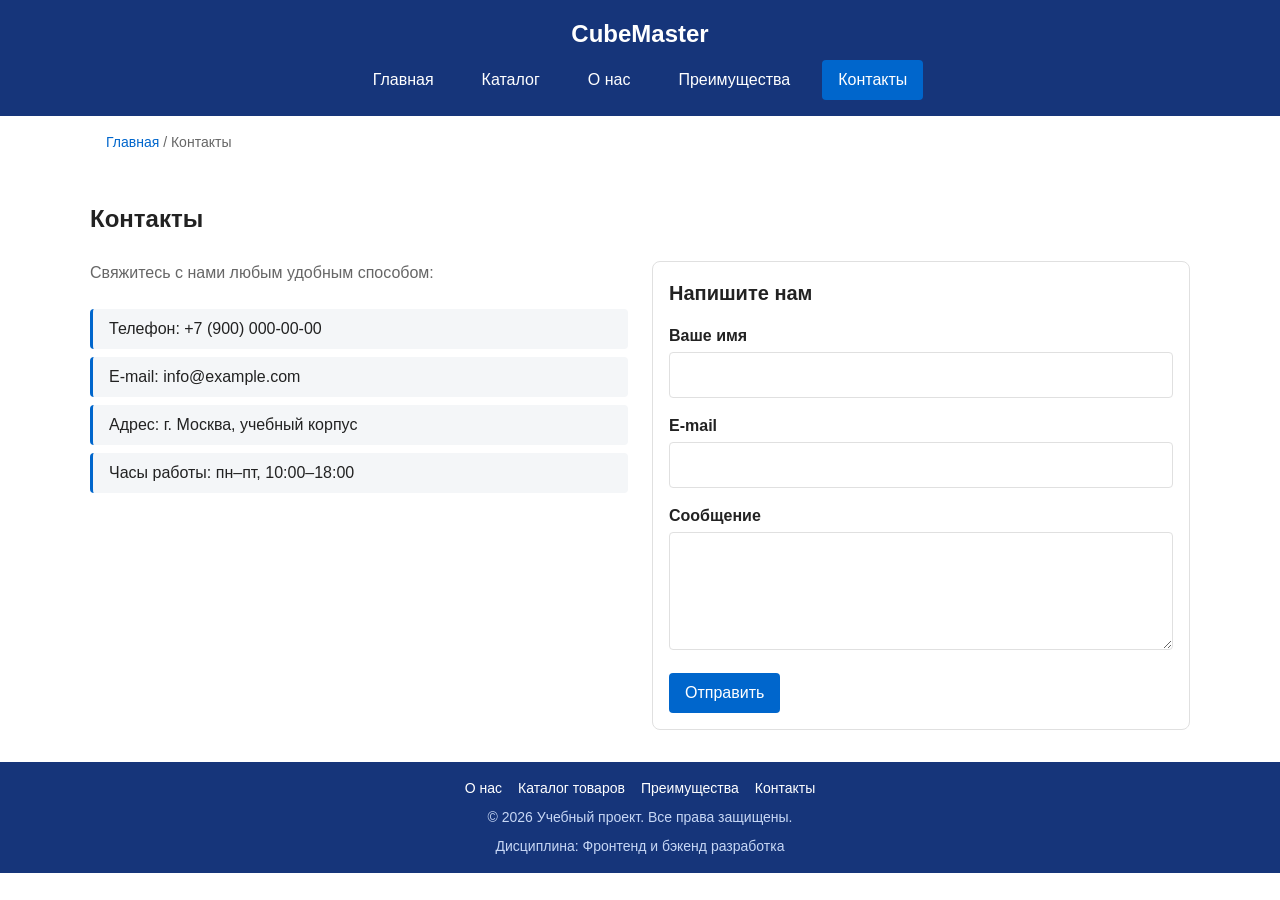
<file: contacts.html>
<!DOCTYPE html>
<html lang="ru">
<head>
  <meta charset="UTF-8">
  <meta name="viewport" content="width=device-width, initial-scale=1.0">
  <meta name="description" content="Контакты и форма обратной связи магазина кубиков Рубика.">
  <title>Контакты — CubeMaster</title>
  <link rel="stylesheet" href="css/style.css">
</head>
<body>
  <header class="site-header">
    <div class="site-header__inner">
      <a class="site-header__logo" href="index.html">CubeMaster</a>
      <nav class="site-nav" aria-label="Основная навигация">
        <ul class="site-nav__list">
          <li class="site-nav__item"><a class="site-nav__link" href="index.html">Главная</a></li>
          <li class="site-nav__item"><a class="site-nav__link" href="catalog.html">Каталог</a></li>
          <li class="site-nav__item"><a class="site-nav__link" href="index.html#about">О нас</a></li>
          <li class="site-nav__item"><a class="site-nav__link" href="index.html#advantages">Преимущества</a></li>
          <li class="site-nav__item"><a class="site-nav__link site-nav__link--active" href="contacts.html">Контакты</a></li>
        </ul>
      </nav>
    </div>
  </header>

  <main>
    <nav class="breadcrumbs" aria-label="Хлебные крошки">
      <a class="breadcrumbs__link" href="index.html">Главная</a>
      <span class="breadcrumbs__current">Контакты</span>
    </nav>

    <section class="section" id="contacts">
      <div class="section__inner">
        <h1 class="section__title">Контакты</h1>
        <div class="contacts-layout">
          <div class="contacts-info">
            <p class="section__text">Свяжитесь с нами любым удобным способом:</p>
            <ul class="contacts-list">
              <li class="contacts-list__item">Телефон: +7 (900) 000-00-00</li>
              <li class="contacts-list__item">E-mail: info@example.com</li>
              <li class="contacts-list__item">Адрес: г. Москва, учебный корпус</li>
              <li class="contacts-list__item">Часы работы: пн–пт, 10:00–18:00</li>
            </ul>
          </div>

          <form class="contact-form" action="#" method="post">
            <h2 class="contact-form__title">Напишите нам</h2>
            <div class="contact-form__field">
              <label class="contact-form__label" for="contact-name">Ваше имя</label>
              <input class="contact-form__input" id="contact-name" name="name" type="text" required>
            </div>
            <div class="contact-form__field">
              <label class="contact-form__label" for="contact-email">E-mail</label>
              <input class="contact-form__input" id="contact-email" name="email" type="email" required>
            </div>
            <div class="contact-form__field">
              <label class="contact-form__label" for="contact-message">Сообщение</label>
              <textarea class="contact-form__input contact-form__textarea" id="contact-message" name="message" rows="4" required></textarea>
            </div>
            <button class="button button--primary" type="submit">Отправить</button>
          </form>
        </div>
      </div>
    </section>
  </main>

  <footer class="site-footer">
    <div class="site-footer__inner">
      <nav class="site-footer__nav" aria-label="Служебная навигация">
        <a class="site-footer__link" href="index.html#about">О нас</a>
        <a class="site-footer__link" href="index.html#catalog">Каталог товаров</a>
        <a class="site-footer__link" href="index.html#advantages">Преимущества</a>
        <a class="site-footer__link" href="contacts.html#contacts">Контакты</a>
      </nav>
      <p class="site-footer__text">&copy; 2026 Учебный проект. Все права защищены.</p>
      <p class="site-footer__text">Дисциплина: Фронтенд и бэкенд разработка</p>
    </div>
  </footer>
</body>
</html>
</file>
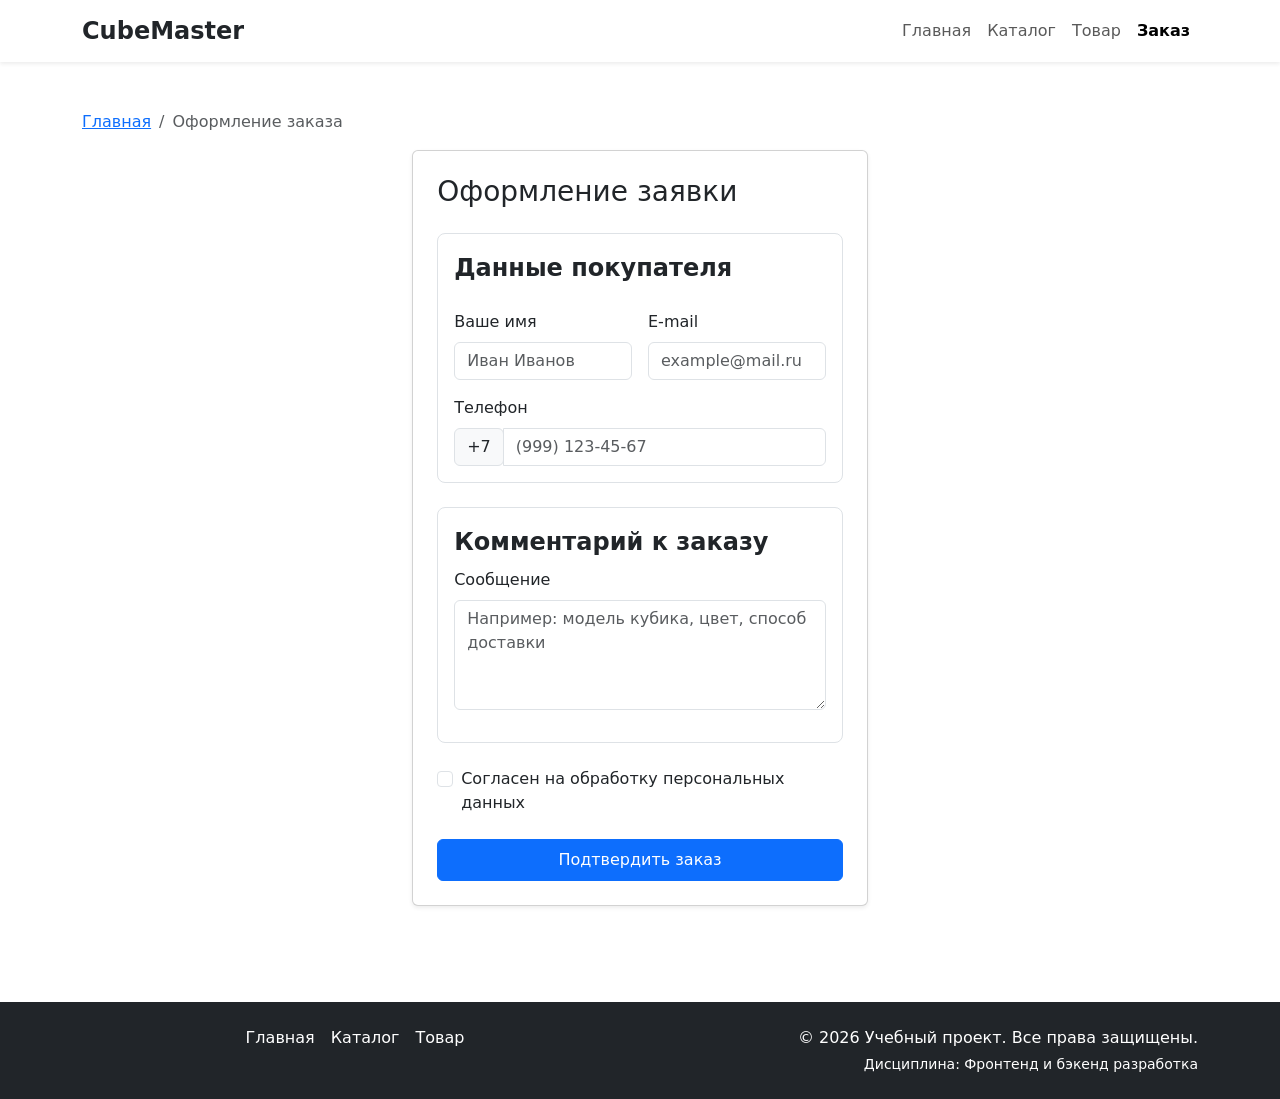
<file: order.html>
<!DOCTYPE html>
<html lang="ru">
<head>
  <meta charset="UTF-8">
  <meta name="viewport" content="width=device-width, initial-scale=1.0">
  <meta name="description" content="Оформление заявки на покупку кубика Рубика.">
  <title>Оформление заказа — CubeMaster</title>
  <link href="https://cdn.jsdelivr.net/npm/bootstrap@5.3.2/dist/css/bootstrap.min.css" rel="stylesheet">
  <link rel="stylesheet" href="css/custom.css">
</head>
<body>
  <nav class="navbar navbar-expand-lg navbar-light bg-white sticky-top shadow-sm">
    <div class="container">
      <a class="navbar-brand fw-bold fs-4 text-dark text-decoration-none" href="index.html">CubeMaster</a>
      <button class="navbar-toggler" type="button" data-bs-toggle="collapse" data-bs-target="#mainNavbar" aria-controls="mainNavbar" aria-expanded="false" aria-label="Переключить навигацию">
        <span class="navbar-toggler-icon"></span>
      </button>
      <div class="collapse navbar-collapse" id="mainNavbar">
        <ul class="navbar-nav ms-auto mb-2 mb-lg-0">
          <li class="nav-item"><a class="nav-link" href="index.html">Главная</a></li>
          <li class="nav-item"><a class="nav-link" href="catalog.html">Каталог</a></li>
          <li class="nav-item"><a class="nav-link" href="product.html">Товар</a></li>
          <li class="nav-item"><a class="nav-link active" href="order.html">Заказ</a></li>
        </ul>
      </div>
    </div>
  </nav>

  <main class="container py-5">
    <nav aria-label="Хлебные крошки">
      <ol class="breadcrumb">
        <li class="breadcrumb-item"><a href="index.html">Главная</a></li>
        <li class="breadcrumb-item active">Оформление заказа</li>
      </ol>
    </nav>

    <div class="row g-3 justify-content-center">
      <div class="col-12 col-md-6 col-lg-5">
        <div class="card shadow-sm">
          <div class="card-body p-4">
            <h1 class="h3 mb-4">Оформление заявки</h1>
            <form id="orderForm" novalidate>
              <fieldset class="mb-4 border p-3 rounded-3">
                <legend class="w-auto fw-bold">Данные покупателя</legend>
                <div class="row g-3">
                  <div class="col-12 col-md-6">
                    <label class="form-label">Ваше имя</label>
                    <input type="text" class="form-control" id="order-name" name="name" placeholder="Иван Иванов" required>
                    <div class="invalid-feedback">Пожалуйста, введите ваше имя.</div>
                  </div>
                  <div class="col-12 col-md-6">
                    <label class="form-label">E-mail</label>
                    <input type="email" class="form-control" id="order-email" name="email" placeholder="example@mail.ru" required>
                    <div class="invalid-feedback">Пожалуйста, введите корректный e-mail.</div>
                  </div>
                  <div class="col-12">
                    <label class="form-label">Телефон</label>
                    <div class="input-group has-validation">
                      <span class="input-group-text">+7</span>
                      <input type="tel" class="form-control" id="order-phone" name="phone" placeholder="(999) 123-45-67" required>
                    </div>
                    <div class="invalid-feedback">Пожалуйста, введите номер телефона.</div>
                  </div>
                </div>
              </fieldset>

              <fieldset class="mb-4 border p-3 rounded-3">
                <legend class="w-auto fw-bold">Комментарий к заказу</legend>
                <div class="mb-3">
                  <label class="form-label">Сообщение</label>
                  <textarea class="form-control" id="order-comment" name="comment" rows="4" placeholder="Например: модель кубика, цвет, способ доставки"></textarea>
                </div>
              </fieldset>

              <div class="mb-4 form-check">
                <input type="checkbox" class="form-check-input" id="order-agree" name="agree" required>
                <label class="form-check-label" for="order-agree">Согласен на обработку персональных данных</label>
                <div class="invalid-feedback">Необходимо дать согласие на обработку персональных данных.</div>
              </div>

              <button class="btn btn-primary w-100 py-2" type="submit">Подтвердить заказ</button>
            </form>
          </div>
        </div>
      </div>
    </div>
  </main>

  <footer class="bg-dark text-white py-4 mt-5">
    <div class="container">
      <div class="row">
        <div class="col-12 col-md-6">
          <nav class="d-flex flex-wrap justify-content-center gap-3">
            <a class="text-white text-decoration-none" href="index.html">Главная</a>
            <a class="text-white text-decoration-none" href="catalog.html">Каталог</a>
            <a class="text-white text-decoration-none" href="product.html">Товар</a>
          </nav>
        </div>
        <div class="col-12 col-md-6 text-end">
          <p class="mb-1">&copy; 2026 Учебный проект. Все права защищены.</p>
          <p class="mb-0 small">Дисциплина: Фронтенд и бэкенд разработка</p>
        </div>
      </div>
    </div>
  </footer>

  <script src="https://cdn.jsdelivr.net/npm/bootstrap@5.3.2/dist/js/bootstrap.bundle.min.js"></script>
  <script>
    (function () {
      'use strict'
      var forms = document.querySelectorAll('.needs-validation, #orderForm')
      Array.prototype.slice.call(forms).forEach(function (form) {
        form.addEventListener('submit', function (event) {
          if (!form.checkValidity()) {
            event.preventDefault()
            event.stopPropagation()
          }
          form.classList.add('was-validated')
        }, false)
      })
    })()
  </script>
</body>
</html>
</file>
<file: css/style.css>
/* ==========================================
   1. Design Tokens & Root Variables
   ========================================== */
:root {
  --color-primary: #0066cc;
  --color-primary-dark: #004b99;
  --color-danger: #d9534f;
  --color-text: #222222;
  --color-muted: #666666;
  --color-bg: #ffffff;
  --color-surface: #f4f6f8;
  --color-border: #e0e0e0;
  --color-white: #ffffff;
  --color-dark: #16357a;
  --color-on-dark: #c7d7f5;

  --space-xs: 4px;
  --space-sm: 8px;
  --space-md: 16px;
  --space-lg: 24px;
  --space-xl: 32px;

  --radius-sm: 4px;
  --radius-md: 8px;
  --radius-lg: 12px;

  --container-width: 1100px;
}

/* ==========================================
   2. Base Styles
   ========================================== */
*,
*::before,
*::after {
  box-sizing: border-box;
}

body {
  margin: 0;
  font-family: -apple-system, BlinkMacSystemFont, "Segoe UI", Roboto, Arial, sans-serif;
  color: var(--color-text);
  background-color: var(--color-bg);
  line-height: 1.5;
}

html {
  scroll-behavior: smooth;
}

/* ==========================================
   3. Block: site-header
   ========================================== */
.site-header {
  position: sticky;
  top: 0;
  z-index: 100;
  background-color: var(--color-dark);
  border-bottom: none;
}

.site-header__inner {
  max-width: var(--container-width);
  margin: 0 auto;
  padding: var(--space-md);
  display: flex;
  flex-direction: column;
  align-items: center;
}

.site-header__logo {
  font-size: 24px;
  font-weight: 700;
  color: var(--color-white);
  text-decoration: none;
}

/* ==========================================
   4. Block: site-nav
   ========================================== */
.site-nav__list {
  display: flex;
  flex-wrap: wrap;
  justify-content: center;
  align-items: center;
  gap: var(--space-md);
  padding: 0;
  margin: var(--space-sm) 0 0;
  list-style: none;
}

.site-nav__link {
  display: inline-block;
  padding: var(--space-sm) var(--space-md);
  color: var(--color-white);
  text-decoration: none;
  border-radius: var(--radius-sm);
  transition: background-color 0.2s, color 0.2s;
}

.site-nav__link:hover {
  color: var(--color-white);
  background-color: var(--color-primary);
}

.site-nav__link:focus-visible {
  outline: 2px solid var(--color-white);
  outline-offset: 3px;
}

.site-nav__link--active {
  color: var(--color-white);
  background-color: var(--color-primary);
}

/* ==========================================
   5. Block: breadcrumbs
   ========================================== */
.breadcrumbs {
  max-width: var(--container-width);
  margin: var(--space-md) auto;
  padding: 0 var(--space-md);
  font-size: 14px;
  color: var(--color-muted);
}

.breadcrumbs__link {
  color: var(--color-primary);
  text-decoration: none;
}

.breadcrumbs__link:hover {
  text-decoration: underline;
}

.breadcrumbs__current::before {
  content: " / ";
  color: var(--color-muted);
}

/* ==========================================
   6. Block: hero & section
   ========================================== */
.hero {
  display: flex;
  flex-direction: column;
  min-height: 600px;
  background-color: var(--color-dark);
  background-image: linear-gradient(rgba(22, 53, 122, 0.75), rgba(22, 53, 122, 0.75)),
    url("https://avatars.mds.yandex.net/get-mpic/1045304/img_id1937156877717698228.jpeg/orig");
  background-size: cover;
  background-position: center;
  background-repeat: no-repeat;
  color: var(--color-white);
  text-align: center;
}

.hero__inner {
  flex: 1;
  display: flex;
  flex-direction: column;
  justify-content: center;
  align-items: center;
  max-width: 600px;
  margin: 0 auto;
  padding: var(--space-xl) var(--space-md);
}

.hero__title {
  margin-top: 0;
  font-size: 32px;
}

.hero__subtitle {
  color: var(--color-on-dark);
  margin-bottom: var(--space-lg);
}

.section {
  padding: var(--space-xl) var(--space-md);
}

.section__inner {
  max-width: var(--container-width);
  margin: 0 auto;
}

.section__title {
  margin-top: 0;
  margin-bottom: var(--space-lg);
}

/* ==========================================
   7. Block: products-grid & product-card
   ========================================== */
.products-grid {
  display: grid;
  grid-template-columns: repeat(3, 1fr);
  gap: var(--space-lg);
}

.product-card {
  display: flex;
  flex-direction: column;
  gap: var(--space-sm);
  padding: var(--space-md);
  border: 1px solid var(--color-border);
  border-radius: var(--radius-md);
  background-color: var(--color-bg);
  transition: border-color 0.2s;
}

.product-card:hover {
  border-color: var(--color-primary);
}

.product-card--featured {
  border-color: var(--color-primary);
}

.product-card--discount {
  border-color: var(--color-danger);
}

.product-card__title {
  margin: 0;
  font-size: 18px;
  color: var(--color-text);
}

.product-card__description {
  margin: 0;
  color: var(--color-muted);
}

.product-card__price {
  margin: 0;
  font-weight: 700;
}

.product-card--discount .product-card__price {
  color: var(--color-danger);
}

/* ==========================================
   8. Block: catalog-layout & catalog-filters
   ========================================== */
.catalog-layout {
  max-width: var(--container-width);
  margin: 0 auto var(--space-xl);
  padding: 0 var(--space-md);
  display: grid;
  grid-template-columns: 260px 1fr;
  grid-template-areas: "filters products";
  gap: var(--space-lg);
}

.catalog-filters {
  grid-area: filters;
  padding: var(--space-md);
  border: 1px solid var(--color-border);
  border-radius: var(--radius-md);
  background-color: var(--color-surface);
}

.catalog-products {
  grid-area: products;
}

.filters-form {
  display: grid;
  gap: var(--space-md);
}

.filters-form__group {
  margin: 0;
  padding: var(--space-md);
  border: 1px solid var(--color-border);
  border-radius: var(--radius-sm);
}

.filters-form__legend {
  font-weight: 700;
}

.filters-form__label {
  display: block;
  margin-bottom: var(--space-xs);
}

.filters-form__input {
  width: 100%;
  padding: 8px 10px;
  border: 1px solid var(--color-border);
  border-radius: var(--radius-sm);
  font: inherit;
}

/* ==========================================
   9. Block: button
   ========================================== */
.button {
  display: inline-block;
  padding: var(--space-sm) var(--space-md);
  border: none;
  border-radius: var(--radius-sm);
  font: inherit;
  text-decoration: none;
  cursor: pointer;
  transition: background-color 0.2s, color 0.2s;
}

.button--primary {
  color: var(--color-white);
  background-color: var(--color-primary);
}

.button--primary:hover {
  background-color: var(--color-primary-dark);
}

.button--secondary {
  color: var(--color-primary);
  background-color: transparent;
  border: 1px solid var(--color-primary);
}

.button--secondary:hover {
  color: var(--color-white);
  background-color: var(--color-primary);
}

.button:focus-visible {
  outline: 2px solid var(--color-primary);
  outline-offset: 3px;
}

/* ==========================================
   10. Block: order-dialog & order-form
   ========================================== */
.order-dialog {
  width: min(100% - 32px, 560px);
  padding: var(--space-lg);
  border: none;
  border-radius: var(--radius-lg);
  box-shadow: 0 10px 25px rgba(0, 0, 0, 0.2);
}

.order-dialog::backdrop {
  background-color: rgba(0, 0, 0, 0.5);
}

.order-dialog__title {
  margin-top: 0;
}

.order-dialog__product {
  margin: 0 0 var(--space-md);
  padding: var(--space-sm) var(--space-md);
  border-left: 3px solid var(--color-primary);
  border-radius: var(--radius-sm);
  background-color: var(--color-surface);
}

.order-dialog__actions {
  display: flex;
  gap: var(--space-md);
  margin-top: var(--space-lg);
}

.form-field {
  display: block;
  margin-bottom: var(--space-md);
}

.form-field__label {
  display: block;
  margin-bottom: var(--space-xs);
  font-weight: 600;
}

.form-field__input {
  width: 100%;
  padding: 10px 12px;
  border: 1px solid var(--color-border);
  border-radius: var(--radius-sm);
  font: inherit;
}

.form-field__input:focus-visible {
  outline: 2px solid var(--color-primary);
  outline-offset: 2px;
}

.form-field__textarea {
  width: 100%;
  min-height: 80px;
  padding: 10px 12px;
  border: 1px solid var(--color-border);
  border-radius: var(--radius-sm);
  font: inherit;
  resize: vertical;
}

.form-field__textarea:focus-visible {
  outline: 2px solid var(--color-primary);
  outline-offset: 2px;
}

.form-checkbox {
  display: flex;
  align-items: center;
  gap: var(--space-sm);
  margin-bottom: var(--space-md);
  font-size: 14px;
}

.form-checkbox__input {
  width: 16px;
  height: 16px;
  accent-color: var(--color-primary);
}

.order-form__field {
  margin-bottom: var(--space-md);
}

.order-form__label {
  display: block;
  margin-bottom: var(--space-xs);
}

.order-form__input {
  width: 100%;
  padding: 10px 12px;
  border: 1px solid var(--color-border);
  border-radius: var(--radius-sm);
  font: inherit;
}

.order-form__input:focus-visible {
  outline: 2px solid var(--color-primary);
  outline-offset: 2px;
}

.order-form__actions {
  display: flex;
  gap: var(--space-md);
  margin-top: var(--space-lg);
}

/* ==========================================
   11. Block: site-footer
   ========================================== */
.site-footer {
  background-color: var(--color-dark);
  border-top: none;
  padding: var(--space-md);
  text-align: center;
}

.site-footer__text {
  margin: 0;
  color: var(--color-on-dark);
  font-size: 14px;
}

/* ==========================================
   12. Block: section modifiers
   ========================================== */
.section--alt {
  background-color: var(--color-surface);
}

.section__text {
  max-width: 70ch;
  margin: 0 0 var(--space-lg);
  color: var(--color-muted);
}

.section__more {
  margin: var(--space-lg) 0 0;
  text-align: center;
}

/* ==========================================
   13. Block: advantages
   ========================================== */
.advantages {
  list-style: none;
  display: grid;
  grid-template-columns: repeat(4, 1fr);
  gap: var(--space-md);
}

.advantages__item {
  padding: var(--space-md);
  border: 1px solid var(--color-border);
  border-radius: var(--radius-md);
  background-color: var(--color-bg);
}

.advantages__title {
  margin: 0 0 var(--space-sm);
  font-size: 18px;
  color: var(--color-primary);
}

.advantages__text {
  margin: 0;
  color: var(--color-muted);
  font-size: 14px;
}

/* ==========================================
   14. Block: product-card media & badge
   ========================================== */
.product-card__media {
  position: relative;
}

.product-card__img {
  display: block;
  width: 100%;
  height: 180px;
  object-fit: cover;
  border-radius: var(--radius-sm);
  background-color: var(--color-surface);
}

.product-card__badge,
.product-detail__badge {
  position: absolute;
  top: var(--space-sm);
  left: var(--space-sm);
  padding: 2px var(--space-sm);
  border-radius: var(--radius-sm);
  font-size: 12px;
  font-weight: 700;
  color: var(--color-white);
  background-color: var(--color-danger);
}

.product-card__badge--hit,
.product-detail__badge--hit {
  background-color: var(--color-primary);
}

.product-card__badge--new,
.product-detail__badge--new {
  background-color: var(--color-primary-dark);
}

.product-card__actions {
  display: flex;
  flex-wrap: wrap;
  gap: 10px;
  margin-top: auto;
}

/* ==========================================
   15. Block: product-table & compare-table
   ========================================== */
.product-table,
.compare-table {
  width: 100%;
  margin: var(--space-lg) 0 0;
  border-collapse: collapse;
}

.product-table caption,
.compare-table caption {
  padding-bottom: var(--space-sm);
  font-weight: 700;
  text-align: left;
}

.product-table th,
.product-table td,
.compare-table th,
.compare-table td {
  padding: var(--space-sm) var(--space-md);
  border: 1px solid var(--color-border);
  text-align: left;
}

.product-table th,
.compare-table th {
  background-color: var(--color-surface);
}

.compare-table th:not(:first-child),
.compare-table td:not(:first-child) {
  text-align: center;
}

/* ==========================================
   16. Block: product-detail
   ========================================== */
.product-detail {
  display: grid;
  grid-template-columns: minmax(0, 1fr) minmax(0, 1fr);
  gap: var(--space-lg);
  align-items: start;
  padding: var(--space-lg);
  border: 1px solid var(--color-border);
  border-radius: var(--radius-md);
  background-color: var(--color-bg);
}

.product-detail__media {
  position: relative;
}

.product-detail__img {
  display: block;
  width: 100%;
  height: auto;
  border-radius: var(--radius-md);
  background-color: var(--color-surface);
}

.product-detail__title {
  margin: 0 0 var(--space-sm);
  font-size: 26px;
}

.product-detail__description {
  margin: 0 0 var(--space-sm);
  color: var(--color-muted);
}

.product-detail__price {
  margin: 0 0 var(--space-md);
  font-size: 22px;
  font-weight: 700;
  color: var(--color-primary);
}
/* ==========================================
   17. Block: catalog-heading
   ========================================== */
.catalog-heading {
  max-width: var(--container-width);
  margin: var(--space-md) auto;
  padding: 0 var(--space-md);
}

.catalog-heading__title {
  margin: 0;
}

/* ==========================================
   18. Block: contacts
   ========================================== */
.contacts-layout {
  display: grid;
  grid-template-columns: 1fr 1fr;
  gap: var(--space-lg);
  align-items: start;
}

.contacts-list {
  display: flex;
  flex-direction: column;
  gap: var(--space-sm);
  margin: 0;
  padding: 0;
  list-style: none;
}

.contacts-list__item {
  padding: var(--space-sm) var(--space-md);
  border-left: 3px solid var(--color-primary);
  border-radius: var(--radius-sm);
  background-color: var(--color-surface);
}

.contact-form {
  padding: var(--space-md);
  border: 1px solid var(--color-border);
  border-radius: var(--radius-md);
  background-color: var(--color-bg);
}

.contact-form__title {
  margin: 0 0 var(--space-md);
  font-size: 20px;
}

.contact-form__field {
  margin-bottom: var(--space-md);
}

.contact-form__label {
  display: block;
  margin-bottom: var(--space-xs);
  font-weight: 600;
}

.contact-form__input {
  width: 100%;
  padding: 10px 12px;
  border: 1px solid var(--color-border);
  border-radius: var(--radius-sm);
  font: inherit;
}

.contact-form__input:focus-visible {
  outline: 2px solid var(--color-primary);
  outline-offset: 2px;
}

.contact-form__textarea {
  min-height: 90px;
  resize: vertical;
}

/* ==========================================
   19. Block: order-form additions
   ========================================== */
.order-form {
  max-width: 500px;
}

.order-form__fieldset {
  margin: 0 0 var(--space-md);
  padding: var(--space-md);
  border: 1px solid var(--color-border);
  border-radius: var(--radius-sm);
}

.order-form__legend {
  padding: 0 var(--space-xs);
  font-weight: 700;
}

.order-form__textarea {
  min-height: 80px;
  resize: vertical;
}

.order-form__checkbox {
  display: flex;
  align-items: center;
  gap: var(--space-sm);
  margin-bottom: var(--space-md);
  font-size: 14px;
}

.order-form__checkbox input {
  width: 16px;
  height: 16px;
  accent-color: var(--color-primary);
}

/* ==========================================
   20. Block: site-footer nav
   ========================================== */
.site-footer__inner {
  display: flex;
  flex-direction: column;
  gap: var(--space-sm);
  align-items: center;
  max-width: var(--container-width);
  margin: 0 auto;
}

.site-footer__nav {
  display: flex;
  flex-wrap: wrap;
  justify-content: center;
  gap: var(--space-md);
}

.site-footer__link {
  color: var(--color-white);
  font-size: 14px;
  text-decoration: none;
}

.site-footer__link:hover {
  text-decoration: underline;
}

.site-footer__link:focus-visible {
  outline: 2px solid var(--color-white);
  outline-offset: 2px;
}

/* ==========================================
   21. Media queries
   ========================================== */
@media (max-width: 900px) {
  .products-grid {
    grid-template-columns: repeat(2, 1fr);
  }

  .advantages {
    grid-template-columns: repeat(2, 1fr);
  }

  .catalog-layout {
    grid-template-columns: 1fr;
    grid-template-areas: "filters" "products";
  }

  .product-detail {
    grid-template-columns: 1fr;
  }

  .contacts-layout {
    grid-template-columns: 1fr;
  }
}

@media (max-width: 560px) {
  .products-grid {
    grid-template-columns: 1fr;
  }

  .hero {
    min-height: 340px;
  }

  .advantages {
    grid-template-columns: 1fr;
  }

  .product-card__actions {
    flex-direction: column;
  }

  .product-card__actions .button {
    text-align: center;
  }
}
</file>
<file: css/custom.css>
body {
  min-height: 100vh;
  display: flex;
  flex-direction: column;
}

main {
  flex: 1;
}

.placeholder-box {
  min-height: 240px;
  background-color: #e9ecef;
  border: 1px dashed #adb5bd;
  border-radius: 0.5rem;
  display: flex;
  align-items: center;
  justify-content: center;
  color: #6c757d;
  font-size: 0.9rem;
}

/* Активная ссылка навигации — подсветка */
.nav-link.active {
  font-weight: 600;
}

/* Карточки товаров — единый стиль */
.product-card-img {
  object-fit: cover;
  width: 100%;
  height: 240px;
}

/* Бейджи на карточках */
.product-badge {
  position: absolute;
  top: 0.5rem;
  left: 0.5rem;
  z-index: 3;
}



/* Футер */
footer {
  margin-top: auto;
}
</file>
